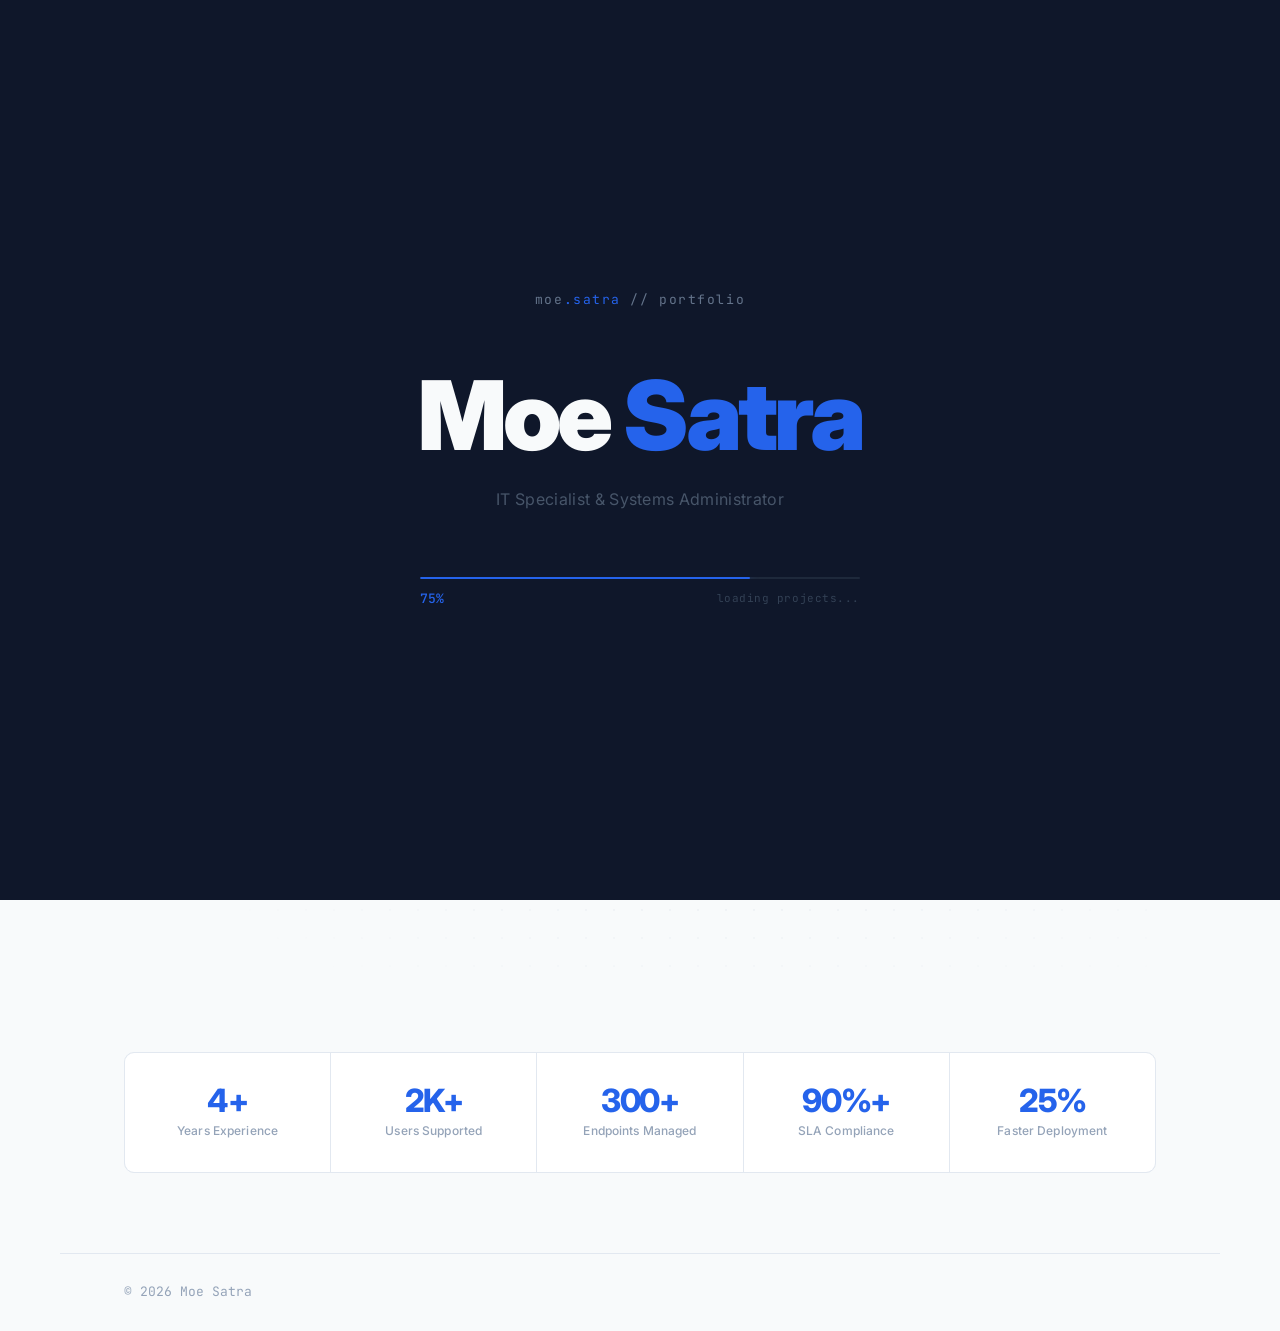
<file: index.html>
<!DOCTYPE html>
<html lang="en">
<head>
<meta charset="UTF-8">
<meta name="viewport" content="width=device-width, initial-scale=1.0">
<title>Moe Satra — IT Specialist</title>
<link rel="stylesheet" href="style.css">
<style>

/* ── LOADER ───────────────────────────────────────── */
#loader {
  position: fixed;
  inset: 0;
  z-index: 9999;
  background: #0F172A;
  display: flex;
  flex-direction: column;
  align-items: center;
  justify-content: center;
  gap: 0;
  transition: opacity 0.6s ease, visibility 0.6s ease;
}
#loader.hidden {
  opacity: 0;
  visibility: hidden;
  pointer-events: none;
}

.loader-logo {
  font-family: 'JetBrains Mono', monospace;
  font-size: 13px;
  color: #64748B;
  letter-spacing: 0.12em;
  margin-bottom: 3.5rem;
}
.loader-logo span { color: #2563EB; }

.loader-name {
  font-family: 'Inter', sans-serif;
  font-size: clamp(3rem, 8vw, 6rem);
  font-weight: 900;
  letter-spacing: -0.04em;
  color: #F8FAFB;
  line-height: 1;
  margin-bottom: 0.25em;
}
.loader-name .blue { color: #2563EB; }

.loader-role {
  font-family: 'Inter', sans-serif;
  font-size: 1rem;
  font-weight: 400;
  color: #475569;
  letter-spacing: 0.02em;
  margin-bottom: 4rem;
}

.loader-bar-wrap {
  width: min(440px, 80vw);
  display: flex;
  flex-direction: column;
  gap: 10px;
}
.loader-bar-track {
  width: 100%;
  height: 2px;
  background: #1E293B;
  border-radius: 2px;
  overflow: hidden;
}
.loader-bar-fill {
  height: 100%;
  width: 0%;
  background: #2563EB;
  border-radius: 2px;
  transition: width 0.05s linear;
  box-shadow: 0 0 8px rgba(37,99,235,0.6);
}
.loader-bar-meta {
  display: flex;
  justify-content: space-between;
  align-items: center;
}
.loader-pct {
  font-family: 'JetBrains Mono', monospace;
  font-size: 13px;
  color: #2563EB;
  font-weight: 500;
}
.loader-status {
  font-family: 'JetBrains Mono', monospace;
  font-size: 11px;
  color: #334155;
  letter-spacing: 0.05em;
}

/* ── HERO ─────────────────────────────────────────── */
.hero-wrap {
  min-height: calc(100vh - 68px);
  display: flex;
  flex-direction: column;
  justify-content: center;
  position: relative;
  padding: 80px 0 60px;
}
.dot-grid {
  position: absolute;
  inset: 0;
  background-image: radial-gradient(circle, #CBD5E1 1px, transparent 1px);
  background-size: 28px 28px;
  mask-image: radial-gradient(ellipse 80% 70% at 60% 40%, black 30%, transparent 100%);
  -webkit-mask-image: radial-gradient(ellipse 80% 70% at 60% 40%, black 30%, transparent 100%);
  opacity: 0.5;
  pointer-events: none;
}
.hero-status {
  display: inline-flex;
  align-items: center;
  gap: 8px;
  font-size: 13px;
  font-weight: 500;
  color: var(--ink-3);
  background: var(--bg-card);
  border: 1px solid var(--border);
  padding: 6px 14px;
  border-radius: 100px;
  margin-bottom: 2.25rem;
  width: fit-content;
  box-shadow: var(--shadow);
}
.status-dot {
  width: 7px; height: 7px;
  border-radius: 50%;
  background: #22C55E;
  box-shadow: 0 0 0 2px #DCFCE7;
  animation: pulse-green 2s ease-in-out infinite;
}
@keyframes pulse-green {
  0%, 100% { box-shadow: 0 0 0 2px #DCFCE7; }
  50% { box-shadow: 0 0 0 4px #DCFCE7; }
}
.hero-name {
  font-size: clamp(4rem, 10vw, 7.5rem);
  font-weight: 900;
  letter-spacing: -0.04em;
  line-height: 0.95;
  color: var(--ink);
  margin-bottom: 0.35em;
}
.hero-name .blue { color: var(--blue); }
.hero-role {
  font-size: clamp(1.2rem, 2.5vw, 1.6rem);
  font-weight: 400;
  color: var(--ink-3);
  letter-spacing: -0.02em;
  margin-bottom: 2rem;
}
.hero-role strong { color: var(--ink-2); font-weight: 600; }
.hero-desc {
  font-size: 1.05rem;
  color: var(--ink-3);
  max-width: 540px;
  line-height: 1.75;
  margin-bottom: 2.5rem;
}
.hero-certs {
  display: flex;
  flex-wrap: wrap;
  gap: 8px;
  margin-bottom: 2.75rem;
}
.cert-chip {
  font-family: var(--font-mono);
  font-size: 11px;
  font-weight: 500;
  color: var(--ink-3);
  background: var(--bg-subtle);
  border: 1px solid var(--border);
  padding: 5px 12px;
  border-radius: 6px;
  letter-spacing: 0.03em;
}
.hero-actions { display: flex; gap: 12px; flex-wrap: wrap; }

/* STATS */
.stats-row {
  display: grid;
  grid-template-columns: repeat(5, 1fr);
  gap: 1px;
  background: var(--border);
  border: 1px solid var(--border);
  border-radius: var(--radius);
  overflow: hidden;
  margin-top: 5rem;
}
.stat-cell { background: var(--bg-card); padding: 2rem 1.5rem; text-align: center; }
.stat-num { font-size: 2rem; font-weight: 800; letter-spacing: -0.04em; color: var(--blue); line-height: 1; margin-bottom: 6px; }
.stat-lbl { font-size: 12px; color: var(--ink-4); font-weight: 500; letter-spacing: 0.01em; line-height: 1.4; }

@media (max-width: 760px) { .stats-row { grid-template-columns: repeat(3, 1fr); } }
@media (max-width: 480px) { .stats-row { grid-template-columns: repeat(2, 1fr); } }
</style>
</head>
<body>

<!-- LOADER -->
<div id="loader">
  <div class="loader-logo">moe<span>.satra</span> // portfolio</div>
  <div class="loader-name">Moe <span class="blue">Satra</span></div>
  <div class="loader-role">IT Specialist &amp; Systems Administrator</div>
  <div class="loader-bar-wrap">
    <div class="loader-bar-track">
      <div class="loader-bar-fill" id="barFill"></div>
    </div>
    <div class="loader-bar-meta">
      <span class="loader-pct" id="pctText">0%</span>
      <span class="loader-status" id="statusText">initializing...</span>
    </div>
  </div>
</div>

<nav>
  <a href="index.html" class="nav-logo">moe.satra</a>
  <ul class="nav-links">
    <li><a href="index.html" class="active">Home</a></li>
    <li><a href="about.html">About</a></li>
    <li><a href="experience.html">Experience</a></li>
    <li><a href="projects.html">Projects</a></li>
    <li><a href="skills.html">Skills</a></li>
    <li><a href="contact.html">Contact</a></li>
  </ul>
</nav>

<div class="page">
  <div class="page-inner">
    <div class="hero-wrap">
      <div class="dot-grid"></div>
      <div class="hero-status">
        <span class="status-dot"></span>
        Open to IT &amp; Sysadmin roles · Toronto, ON
      </div>
      <h1 class="hero-name">Moe<br><span class="blue">Satra.</span></h1>
      <p class="hero-role"><strong>IT Specialist</strong> &amp; Systems Administrator</p>
      <p class="hero-desc">4+ years managing enterprise infrastructure across a multi-site university — endpoint management, M365 administration, and building tools that keep 2,000+ users running.</p>
      <div class="hero-certs">
        <span class="cert-chip">MD-102 · Endpoint Management</span>
        <span class="cert-chip">SC-900 · Security &amp; Identity</span>
        <span class="cert-chip">B.Sc. Computer Science (Honours)</span>
      </div>
      <div class="hero-actions">
        <a href="about.html" class="btn btn-primary">About Me</a>
        <a href="projects.html" class="btn btn-ghost">View Projects</a>
        <a href="contact.html" class="btn btn-ghost">Contact</a>
      </div>
    </div>

    <div class="stats-row">
      <div class="stat-cell"><div class="stat-num">4+</div><div class="stat-lbl">Years Experience</div></div>
      <div class="stat-cell"><div class="stat-num">2K+</div><div class="stat-lbl">Users Supported</div></div>
      <div class="stat-cell"><div class="stat-num">300+</div><div class="stat-lbl">Endpoints Managed</div></div>
      <div class="stat-cell"><div class="stat-num">90%+</div><div class="stat-lbl">SLA Compliance</div></div>
      <div class="stat-cell"><div class="stat-num">25%</div><div class="stat-lbl">Faster Deployment</div></div>
    </div>
  </div>
</div>

<footer>
  <p>© 2026 Moe Satra</p>

</footer>

<script>
  const stages = [
    { to: 15,  label: 'loading assets...',     dur: 300 },
    { to: 35,  label: 'building interface...',  dur: 400 },
    { to: 58,  label: 'fetching experience...', dur: 450 },
    { to: 75,  label: 'loading projects...',    dur: 350 },
    { to: 90,  label: 'finalising...',          dur: 300 },
    { to: 100, label: 'ready.',                 dur: 250 },
  ];

  const barFill   = document.getElementById('barFill');
  const pctText   = document.getElementById('pctText');
  const statusText = document.getElementById('statusText');
  const loader    = document.getElementById('loader');

  let current = 0;

  function animateTo(target, label, duration) {
    return new Promise(resolve => {
      statusText.textContent = label;
      const start = current;
      const startTime = performance.now();

      function tick(now) {
        const elapsed = now - startTime;
        const progress = Math.min(elapsed / duration, 1);
        const eased = 1 - Math.pow(1 - progress, 3); // ease-out cubic
        const value = Math.round(start + (target - start) * eased);
        current = value;
        barFill.style.width = value + '%';
        pctText.textContent = value + '%';
        if (progress < 1) {
          requestAnimationFrame(tick);
        } else {
          current = target;
          resolve();
        }
      }
      requestAnimationFrame(tick);
    });
  }

  async function runLoader() {
    // small pause before starting
    await new Promise(r => setTimeout(r, 300));
    for (const stage of stages) {
      await animateTo(stage.to, stage.label, stage.dur);
      await new Promise(r => setTimeout(r, 80));
    }
    // hold at 100% briefly then fade out
    await new Promise(r => setTimeout(r, 420));
    loader.classList.add('hidden');
  }

  runLoader();
</script>
</body>
</html>
</file>
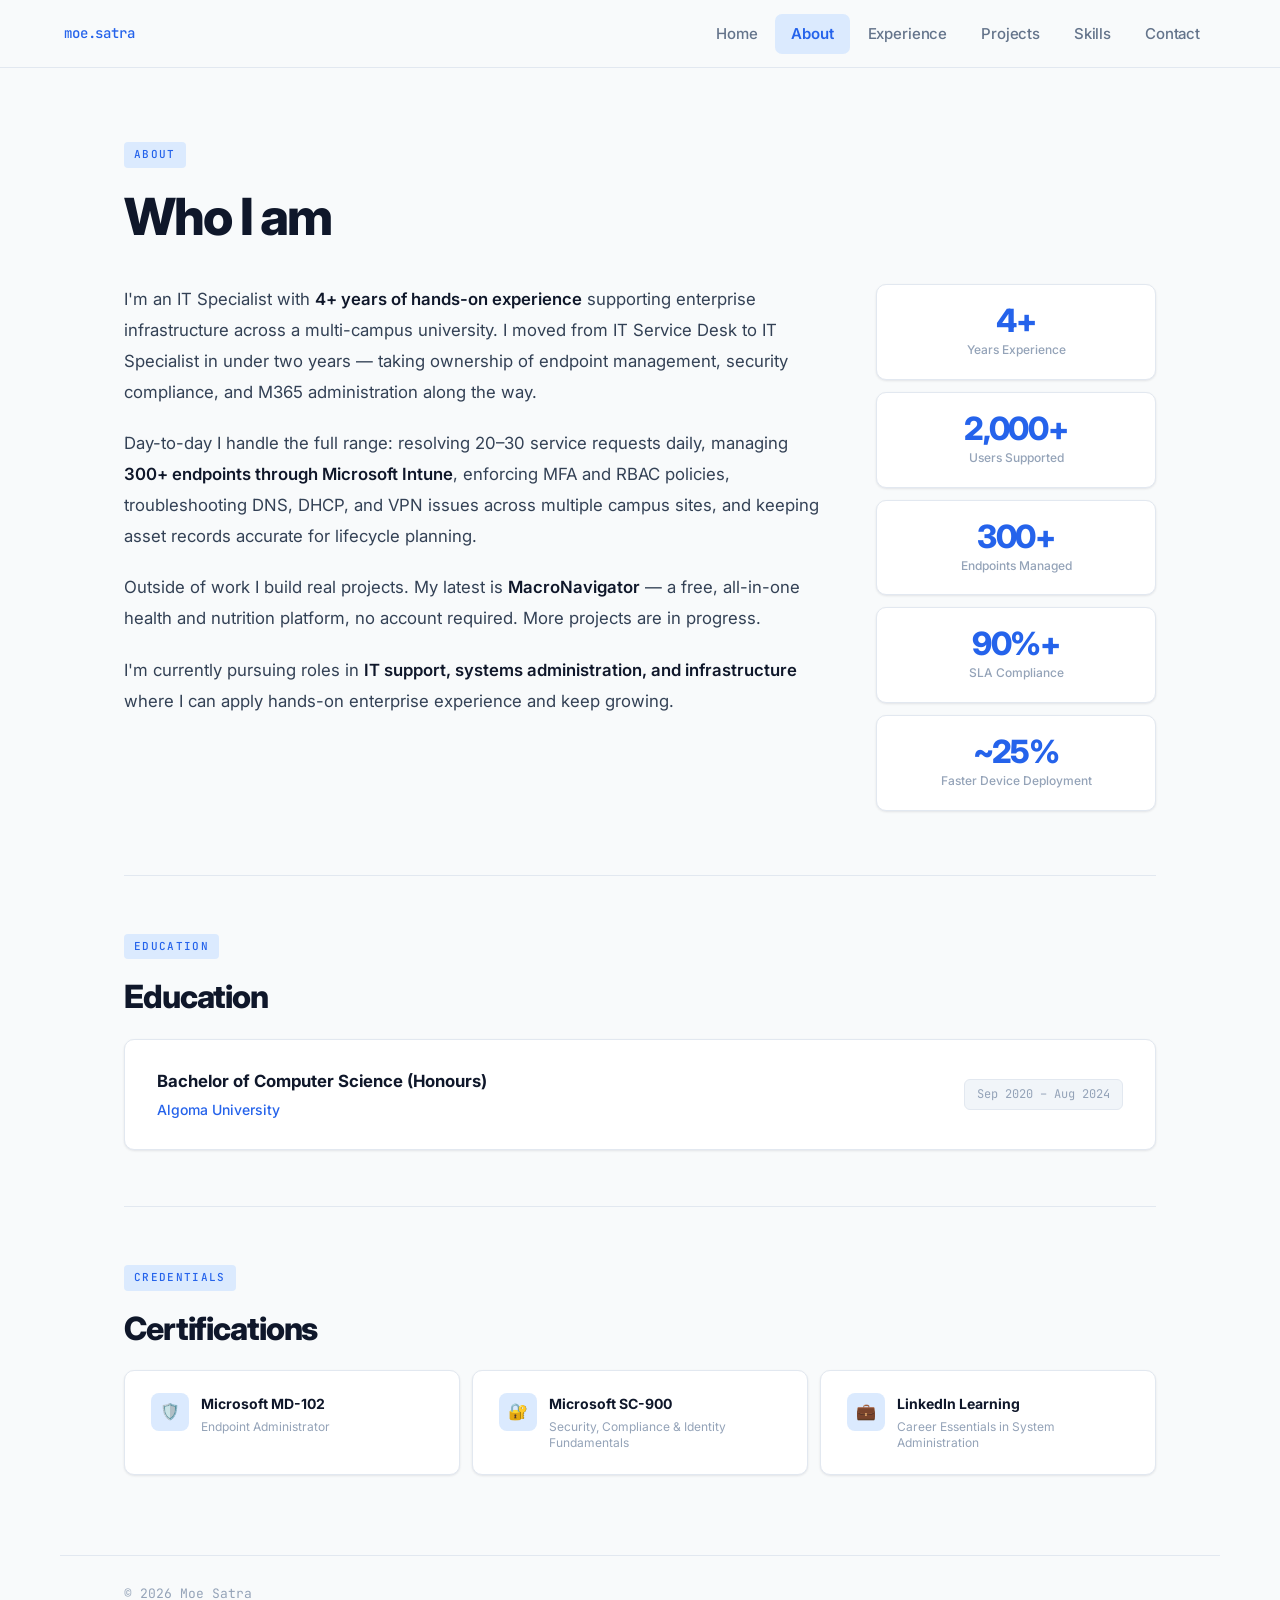
<file: about.html>
<!DOCTYPE html>
<html lang="en">
<head>
<meta charset="UTF-8">
<meta name="viewport" content="width=device-width, initial-scale=1.0">
<title>About — Moe Satra</title>
<link rel="stylesheet" href="style.css">
<style>
.about-grid {
  display: grid;
  grid-template-columns: 1fr 280px;
  gap: 3rem;
  align-items: start;
  margin-bottom: 4rem;
}
.summary p {
  font-size: 1.05rem;
  color: var(--ink-2);
  line-height: 1.85;
  margin-bottom: 1.25rem;
}
.summary p:last-child { margin-bottom: 0; }
.summary strong { color: var(--ink); font-weight: 600; }

.metrics-stack { display: flex; flex-direction: column; gap: 12px; }
.metric-card {
  background: var(--bg-card);
  border: 1px solid var(--border);
  border-radius: var(--radius);
  padding: 1.25rem 1.5rem;
  box-shadow: var(--shadow);
  text-align: center;
  transition: box-shadow 0.15s, border-color 0.15s;
}
.metric-card:hover { box-shadow: var(--shadow-md); border-color: var(--blue-light); }
.metric-num {
  font-size: 2rem;
  font-weight: 800;
  letter-spacing: -0.04em;
  color: var(--blue);
  line-height: 1;
  margin-bottom: 5px;
}
.metric-lbl {
  font-size: 12px;
  color: var(--ink-4);
  font-weight: 500;
  line-height: 1.4;
}

.section-sep {
  border: none;
  border-top: 1px solid var(--border);
  margin: 3.5rem 0;
}

.edu-card {
  background: var(--bg-card);
  border: 1px solid var(--border);
  border-radius: var(--radius);
  padding: 1.75rem 2rem;
  display: flex;
  justify-content: space-between;
  align-items: center;
  flex-wrap: wrap;
  gap: 1rem;
  box-shadow: var(--shadow);
  margin-bottom: 1rem;
}
.edu-left {}
.edu-deg { font-size: 1.05rem; font-weight: 700; color: var(--ink); margin-bottom: 4px; }
.edu-school { font-size: 14px; color: var(--blue); font-weight: 500; }
.edu-dates {
  font-family: var(--font-mono);
  font-size: 12px;
  color: var(--ink-4);
  white-space: nowrap;
  background: var(--bg-subtle);
  padding: 5px 12px;
  border-radius: 6px;
  border: 1px solid var(--border);
}

.certs-grid {
  display: grid;
  grid-template-columns: repeat(auto-fit, minmax(240px, 1fr));
  gap: 12px;
}
.cert-card {
  background: var(--bg-card);
  border: 1px solid var(--border);
  border-radius: var(--radius);
  padding: 1.4rem 1.6rem;
  box-shadow: var(--shadow);
  display: flex;
  align-items: flex-start;
  gap: 12px;
  transition: box-shadow 0.15s, border-color 0.15s;
}
.cert-card:hover { box-shadow: var(--shadow-md); border-color: var(--border-2); }
.cert-icon {
  width: 38px; height: 38px; flex-shrink: 0;
  background: var(--blue-light);
  border-radius: 8px;
  display: flex; align-items: center; justify-content: center;
  font-size: 16px;
}
.cert-name { font-size: 14px; font-weight: 700; color: var(--ink); margin-bottom: 3px; }
.cert-sub { font-size: 12px; color: var(--ink-4); line-height: 1.4; }

@media (max-width: 820px) {
  .about-grid { grid-template-columns: 1fr; }
  .metrics-stack { flex-direction: row; flex-wrap: wrap; }
  .metric-card { flex: 1 1 130px; }
}
</style>
</head>
<body>
<nav>
  <a href="index.html" class="nav-logo">moe.satra</a>
  <ul class="nav-links">
    <li><a href="index.html">Home</a></li>
    <li><a href="about.html" class="active">About</a></li>
    <li><a href="experience.html">Experience</a></li>
    <li><a href="projects.html">Projects</a></li>
    <li><a href="skills.html">Skills</a></li>
    <li><a href="contact.html">Contact</a></li>
  </ul>
</nav>

<div class="page">
  <div class="page-inner">
    <div class="eyebrow">About</div>
    <h1 class="page-title">Who I am</h1>

    <div class="about-grid">
      <div class="summary">
        <p>I'm an IT Specialist with <strong>4+ years of hands-on experience</strong> supporting enterprise infrastructure across a multi-campus university. I moved from IT Service Desk to IT Specialist in under two years — taking ownership of endpoint management, security compliance, and M365 administration along the way.</p>
        <p>Day-to-day I handle the full range: resolving 20–30 service requests daily, managing <strong>300+ endpoints through Microsoft Intune</strong>, enforcing MFA and RBAC policies, troubleshooting DNS, DHCP, and VPN issues across multiple campus sites, and keeping asset records accurate for lifecycle planning.</p>
        <p>Outside of work I build real projects. My latest is <strong>MacroNavigator</strong> — a free, all-in-one health and nutrition platform, no account required. More projects are in progress.</p>
        <p>I'm currently pursuing roles in <strong>IT support, systems administration, and infrastructure</strong> where I can apply hands-on enterprise experience and keep growing.</p>
      </div>

      <div class="metrics-stack">
        <div class="metric-card"><div class="metric-num">4+</div><div class="metric-lbl">Years Experience</div></div>
        <div class="metric-card"><div class="metric-num">2,000+</div><div class="metric-lbl">Users Supported</div></div>
        <div class="metric-card"><div class="metric-num">300+</div><div class="metric-lbl">Endpoints Managed</div></div>
        <div class="metric-card"><div class="metric-num">90%+</div><div class="metric-lbl">SLA Compliance</div></div>
        <div class="metric-card"><div class="metric-num">~25%</div><div class="metric-lbl">Faster Device Deployment</div></div>
      </div>
    </div>

    <hr class="section-sep">

    <div class="eyebrow">Education</div>
    <h2 class="page-title" style="font-size:2rem;margin-bottom:1.5rem;">Education</h2>

    <div class="edu-card">
      <div class="edu-left">
        <div class="edu-deg">Bachelor of Computer Science (Honours)</div>
        <div class="edu-school">Algoma University</div>
      </div>
      <div class="edu-dates">Sep 2020 – Aug 2024</div>
    </div>

    <hr class="section-sep">

    <div class="eyebrow">Credentials</div>
    <h2 class="page-title" style="font-size:2rem;margin-bottom:1.5rem;">Certifications</h2>

    <div class="certs-grid">
      <div class="cert-card">
        <div class="cert-icon">🛡️</div>
        <div>
          <div class="cert-name">Microsoft MD-102</div>
          <div class="cert-sub">Endpoint Administrator</div>
        </div>
      </div>
      <div class="cert-card">
        <div class="cert-icon">🔐</div>
        <div>
          <div class="cert-name">Microsoft SC-900</div>
          <div class="cert-sub">Security, Compliance &amp; Identity Fundamentals</div>
        </div>
      </div>
      <div class="cert-card">
        <div class="cert-icon">💼</div>
        <div>
          <div class="cert-name">LinkedIn Learning</div>
          <div class="cert-sub">Career Essentials in System Administration</div>
        </div>
      </div>
    </div>
  </div>
</div>

<footer>
  <p>© 2026 Moe Satra</p>

</footer>
</body>
</html>
</file>
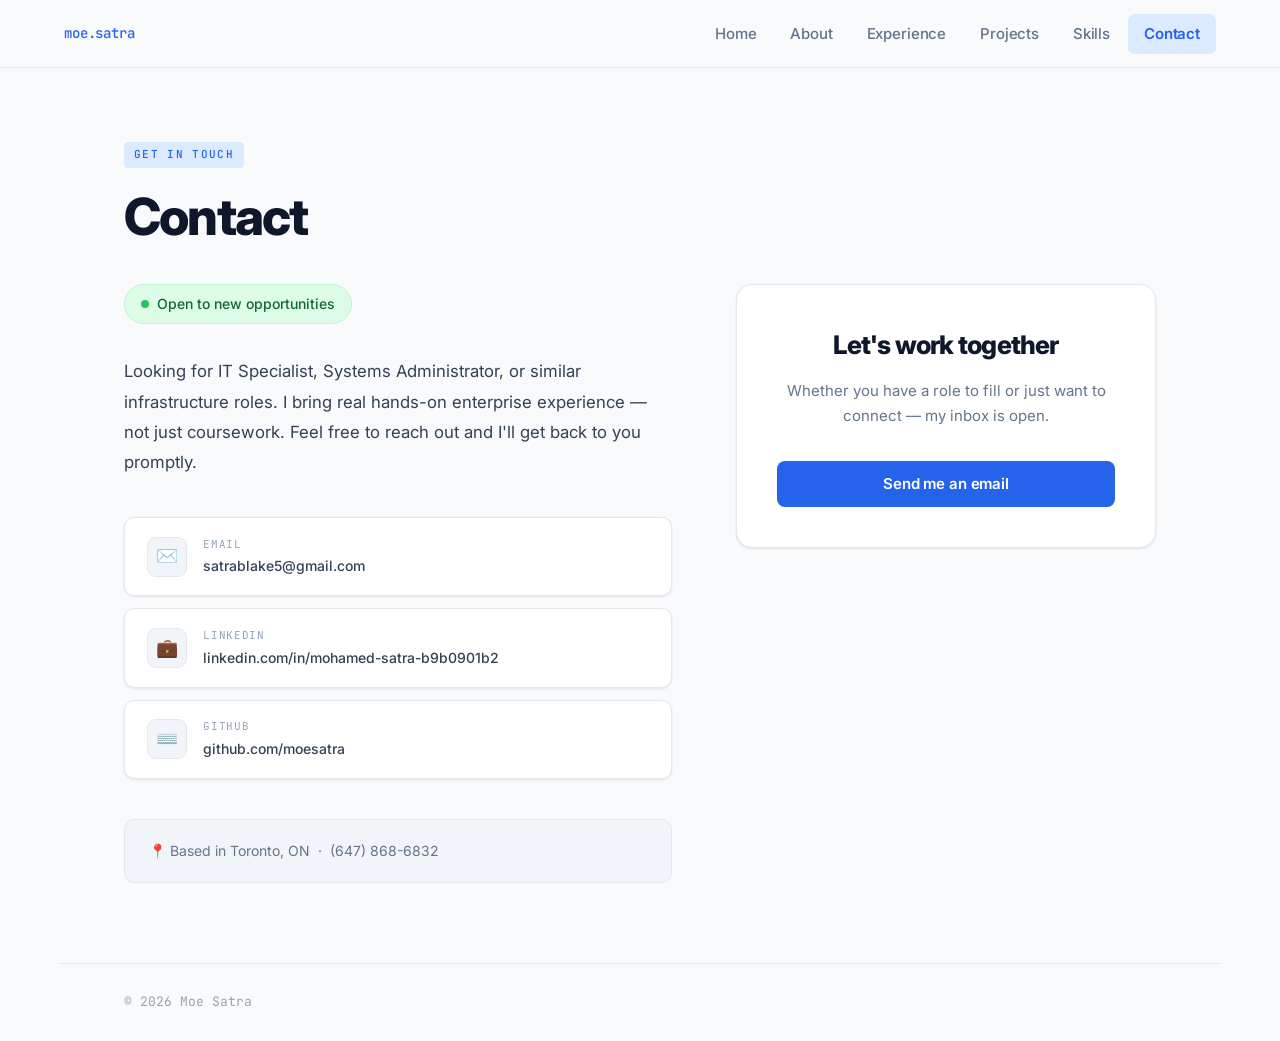
<file: contact.html>
<!DOCTYPE html>
<html lang="en">
<head>
<meta charset="UTF-8">
<meta name="viewport" content="width=device-width, initial-scale=1.0">
<title>Contact — Moe Satra</title>
<link rel="stylesheet" href="style.css">
<style>
.contact-layout {
  display: grid;
  grid-template-columns: 1fr 420px;
  gap: 4rem;
  align-items: start;
}
.contact-intro {
  font-size: 1.05rem;
  color: var(--ink-2);
  line-height: 1.8;
  margin-bottom: 2.5rem;
}
.availability-badge {
  display: inline-flex;
  align-items: center;
  gap: 8px;
  font-size: 14px;
  font-weight: 500;
  color: #166534;
  background: #DCFCE7;
  border: 1px solid #BBF7D0;
  padding: 8px 16px;
  border-radius: 100px;
  margin-bottom: 2rem;
}
.avail-dot {
  width: 8px; height: 8px;
  border-radius: 50%;
  background: #22C55E;
  animation: pulse 2s ease-in-out infinite;
}
@keyframes pulse { 0%,100%{opacity:1} 50%{opacity:0.4} }

.contact-links-list { display: flex; flex-direction: column; gap: 12px; }
.contact-link {
  display: flex;
  align-items: center;
  gap: 1rem;
  background: var(--bg-card);
  border: 1px solid var(--border);
  border-radius: var(--radius);
  padding: 1.1rem 1.4rem;
  text-decoration: none;
  box-shadow: var(--shadow);
  transition: box-shadow 0.15s, border-color 0.15s, transform 0.15s;
}
.contact-link:hover { box-shadow: var(--shadow-md); border-color: var(--blue); transform: translateX(4px); }
.contact-link-icon {
  width: 40px; height: 40px; flex-shrink: 0;
  border-radius: 9px;
  display: flex; align-items: center; justify-content: center;
  font-size: 18px;
  background: var(--bg-subtle);
  border: 1px solid var(--border);
}
.contact-link-body {}
.contact-link-label { font-size: 11px; font-family: var(--font-mono); color: var(--ink-4); letter-spacing: 0.06em; text-transform: uppercase; margin-bottom: 2px; }
.contact-link-value { font-size: 14px; font-weight: 500; color: var(--ink-2); }
.contact-link:hover .contact-link-value { color: var(--blue); }

.location-note {
  margin-top: 2.5rem;
  padding: 1.25rem 1.5rem;
  background: var(--bg-subtle);
  border: 1px solid var(--border);
  border-radius: var(--radius);
  font-size: 14px;
  color: var(--ink-3);
  display: flex;
  align-items: center;
  gap: 10px;
}

.big-cta {
  background: var(--bg-card);
  border: 1px solid var(--border);
  border-radius: 16px;
  padding: 2.5rem;
  box-shadow: var(--shadow);
  text-align: center;
}
.big-cta h2 { font-size: 1.6rem; font-weight: 800; letter-spacing: -0.03em; color: var(--ink); margin-bottom: 0.75rem; }
.big-cta p { font-size: 15px; color: var(--ink-3); line-height: 1.7; margin-bottom: 2rem; }
.big-cta .btn { width: 100%; justify-content: center; }

@media (max-width: 860px) {
  .contact-layout { grid-template-columns: 1fr; }
}
</style>
</head>
<body>
<nav>
  <a href="index.html" class="nav-logo">moe.satra</a>
  <ul class="nav-links">
    <li><a href="index.html">Home</a></li>
    <li><a href="about.html">About</a></li>
    <li><a href="experience.html">Experience</a></li>
    <li><a href="projects.html">Projects</a></li>
    <li><a href="skills.html">Skills</a></li>
    <li><a href="contact.html" class="active">Contact</a></li>
  </ul>
</nav>

<div class="page">
  <div class="page-inner">
    <div class="eyebrow">Get in Touch</div>
    <h1 class="page-title">Contact</h1>

    <div class="contact-layout">
      <div>
        <div class="availability-badge">
          <span class="avail-dot"></span>
          Open to new opportunities
        </div>

        <p class="contact-intro">Looking for IT Specialist, Systems Administrator, or similar infrastructure roles. I bring real hands-on enterprise experience — not just coursework. Feel free to reach out and I'll get back to you promptly.</p>

        <div class="contact-links-list">
          <a href="mailto:satrablake5@gmail.com" class="contact-link">
            <div class="contact-link-icon">✉️</div>
            <div class="contact-link-body">
              <div class="contact-link-label">Email</div>
              <div class="contact-link-value">satrablake5@gmail.com</div>
            </div>
          </a>
          <a href="https://www.linkedin.com/in/mohamed-satra-b9b0901b2/" target="_blank" class="contact-link">
            <div class="contact-link-icon">💼</div>
            <div class="contact-link-body">
              <div class="contact-link-label">LinkedIn</div>
              <div class="contact-link-value">linkedin.com/in/mohamed-satra-b9b0901b2</div>
            </div>
          </a>
          <a href="https://github.com/moesatra" target="_blank" class="contact-link">
            <div class="contact-link-icon">⌨️</div>
            <div class="contact-link-body">
              <div class="contact-link-label">GitHub</div>
              <div class="contact-link-value">github.com/moesatra</div>
            </div>
          </a>
        </div>

        <div class="location-note">
          📍 Based in Toronto, ON &nbsp;·&nbsp; (647) 868-6832
        </div>
      </div>

      <div class="big-cta">
        <h2>Let's work together</h2>
        <p>Whether you have a role to fill or just want to connect — my inbox is open.</p>
        <a href="mailto:satrablake5@gmail.com" class="btn btn-primary">Send me an email</a>
      </div>
    </div>
  </div>
</div>

<footer>
  <p>© 2026 Moe Satra</p>

</footer>
</body>
</html>
</file>
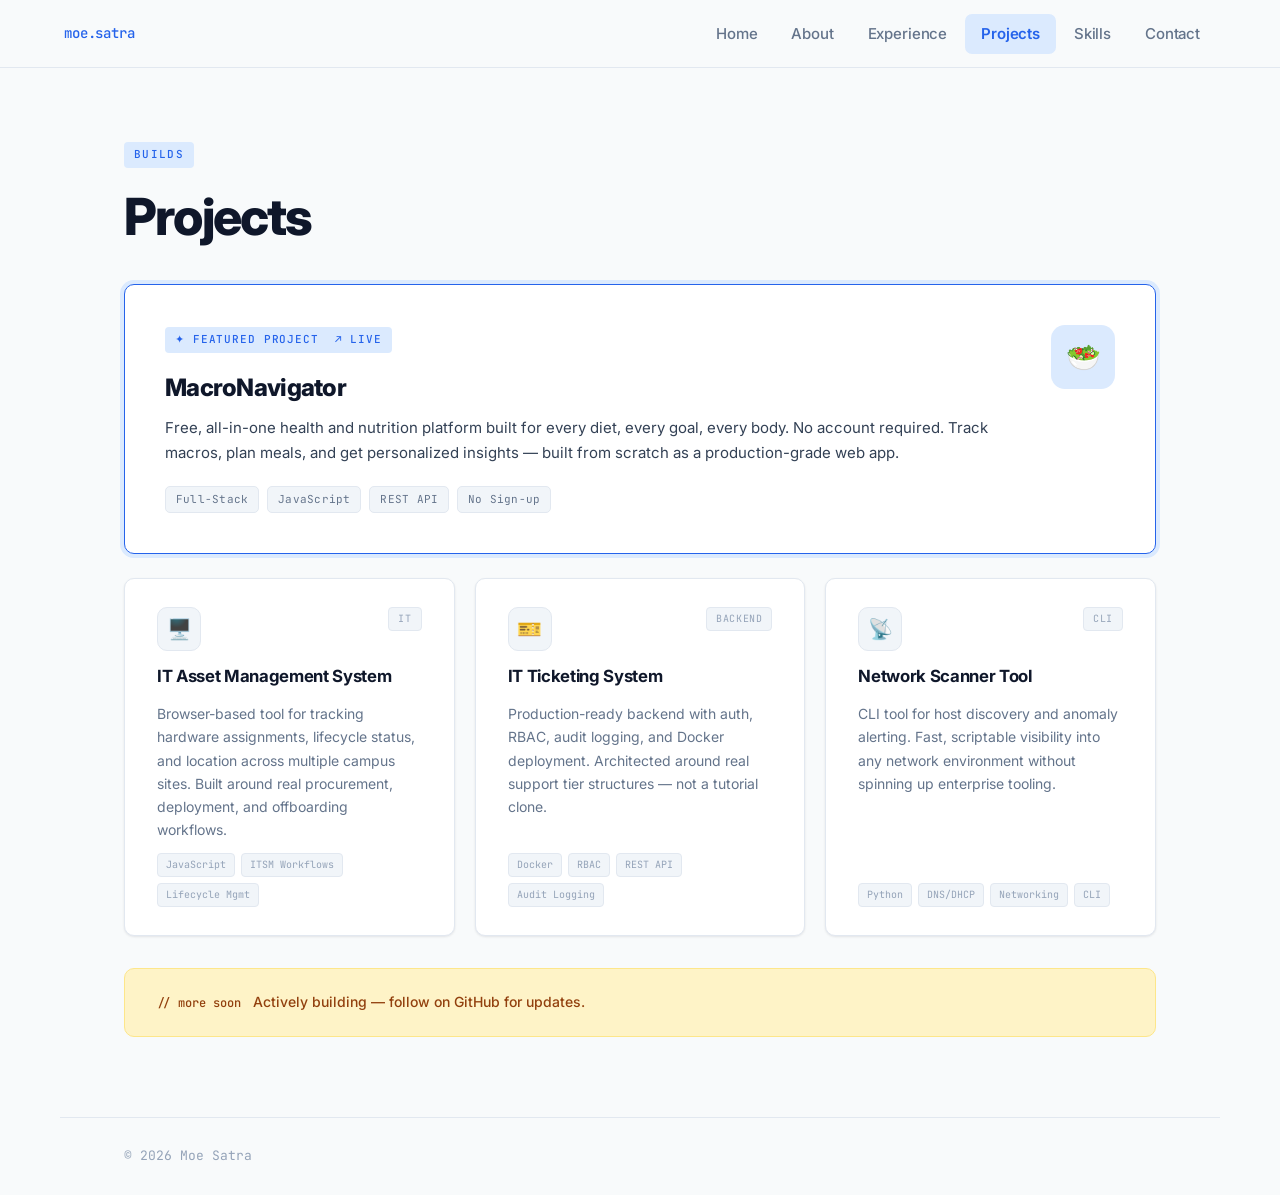
<file: projects.html>
<!DOCTYPE html>
<html lang="en">
<head>
<meta charset="UTF-8">
<meta name="viewport" content="width=device-width, initial-scale=1.0">
<title>Projects — Moe Satra</title>
<link rel="stylesheet" href="style.css">
<style>
.featured-card {
  background: var(--bg-card);
  border: 1.5px solid var(--blue);
  border-radius: var(--radius);
  padding: 2.5rem;
  box-shadow: 0 0 0 4px var(--blue-light), var(--shadow);
  margin-bottom: 1.5rem;
  display: grid;
  grid-template-columns: 1fr auto;
  gap: 2rem;
  align-items: start;
}
.featured-badge {
  font-family: var(--font-mono);
  font-size: 11px;
  font-weight: 500;
  color: var(--blue);
  background: var(--blue-light);
  padding: 4px 10px;
  border-radius: 4px;
  letter-spacing: 0.08em;
  text-transform: uppercase;
  display: inline-block;
  margin-bottom: 1rem;
}
.proj-name { font-size: 1.5rem; font-weight: 800; color: var(--ink); letter-spacing: -0.03em; margin-bottom: 0.5rem; }
.proj-desc { font-size: 15px; color: var(--ink-2); line-height: 1.7; margin-bottom: 1.25rem; }
.proj-stack { display: flex; flex-wrap: wrap; gap: 8px; }
.stack-chip {
  font-family: var(--font-mono);
  font-size: 11px;
  color: var(--ink-3);
  background: var(--bg-subtle);
  border: 1px solid var(--border);
  padding: 4px 10px;
  border-radius: 5px;
  letter-spacing: 0.02em;
}
.proj-icon {
  width: 64px; height: 64px;
  border-radius: 14px;
  background: var(--blue-light);
  display: flex; align-items: center; justify-content: center;
  font-size: 28px;
  flex-shrink: 0;
}

.projects-grid {
  display: grid;
  grid-template-columns: repeat(auto-fit, minmax(300px, 1fr));
  gap: 1.25rem;
}
.proj-card {
  background: var(--bg-card);
  border: 1px solid var(--border);
  border-radius: var(--radius);
  padding: 1.75rem 2rem;
  box-shadow: var(--shadow);
  display: flex;
  flex-direction: column;
  gap: 12px;
  transition: box-shadow 0.2s, border-color 0.2s, transform 0.15s;
}
.proj-card:hover { box-shadow: var(--shadow-md); border-color: var(--border-2); transform: translateY(-3px); }
.proj-card-top { display: flex; justify-content: space-between; align-items: flex-start; }
.proj-card-icon {
  width: 44px; height: 44px;
  border-radius: 10px;
  background: var(--bg-subtle);
  display: flex; align-items: center; justify-content: center;
  font-size: 20px;
  border: 1px solid var(--border);
}
.proj-tag {
  font-family: var(--font-mono);
  font-size: 10px;
  color: var(--ink-4);
  background: var(--bg-subtle);
  border: 1px solid var(--border);
  padding: 3px 9px;
  border-radius: 4px;
  letter-spacing: 0.06em;
  text-transform: uppercase;
}
.proj-card-name { font-size: 1.05rem; font-weight: 700; color: var(--ink); letter-spacing: -0.02em; }
.proj-card-desc { font-size: 14px; color: var(--ink-3); line-height: 1.65; flex: 1; }
.proj-card-stack { display: flex; flex-wrap: wrap; gap: 6px; }
.proj-card-chip {
  font-family: var(--font-mono);
  font-size: 10px;
  color: var(--ink-4);
  background: var(--bg-subtle);
  border: 1px solid var(--border);
  padding: 3px 8px;
  border-radius: 4px;
}

.more-banner {
  margin-top: 2rem;
  padding: 1.4rem 2rem;
  background: var(--amber-light);
  border: 1px solid #FDE68A;
  border-radius: var(--radius);
  font-size: 14px;
  color: #92400E;
  font-weight: 500;
}
.more-banner span { font-family: var(--font-mono); font-size: 12px; margin-right: 8px; }

@media (max-width: 640px) {
  .featured-card { grid-template-columns: 1fr; }
}
</style>
</head>
<body>
<nav>
  <a href="index.html" class="nav-logo">moe.satra</a>
  <ul class="nav-links">
    <li><a href="index.html">Home</a></li>
    <li><a href="about.html">About</a></li>
    <li><a href="experience.html">Experience</a></li>
    <li><a href="projects.html" class="active">Projects</a></li>
    <li><a href="skills.html">Skills</a></li>
    <li><a href="contact.html">Contact</a></li>
  </ul>
</nav>

<div class="page">
  <div class="page-inner">
    <div class="eyebrow">Builds</div>
    <h1 class="page-title">Projects</h1>

    <!-- FEATURED -->
    <a href="https://macro-navigator-5ycy0ikjc-msatra12s-projects.vercel.app/" target="_blank" style="text-decoration:none;display:block;margin-bottom:1.5rem;">
    <div class="featured-card" style="margin-bottom:0;cursor:pointer;">
      <div>
        <span class="featured-badge">✦ Featured Project &nbsp;↗ Live</span>
        <div class="proj-name">MacroNavigator</div>
        <p class="proj-desc">Free, all-in-one health and nutrition platform built for every diet, every goal, every body. No account required. Track macros, plan meals, and get personalized insights — built from scratch as a production-grade web app.</p>
        <div class="proj-stack">
          <span class="stack-chip">Full-Stack</span>
          <span class="stack-chip">JavaScript</span>
          <span class="stack-chip">REST API</span>
          <span class="stack-chip">No Sign-up</span>
        </div>
      </div>
      <div class="proj-icon">🥗</div>
    </div>
    </a>

    <!-- GRID -->
    <div class="projects-grid">
      <div class="proj-card">
        <div class="proj-card-top">
          <div class="proj-card-icon">🖥️</div>
          <span class="proj-tag">IT</span>
        </div>
        <div class="proj-card-name">IT Asset Management System</div>
        <p class="proj-card-desc">Browser-based tool for tracking hardware assignments, lifecycle status, and location across multiple campus sites. Built around real procurement, deployment, and offboarding workflows.</p>
        <div class="proj-card-stack">
          <span class="proj-card-chip">JavaScript</span>
          <span class="proj-card-chip">ITSM Workflows</span>
          <span class="proj-card-chip">Lifecycle Mgmt</span>
        </div>
      </div>

      <div class="proj-card">
        <div class="proj-card-top">
          <div class="proj-card-icon">🎫</div>
          <span class="proj-tag">Backend</span>
        </div>
        <div class="proj-card-name">IT Ticketing System</div>
        <p class="proj-card-desc">Production-ready backend with auth, RBAC, audit logging, and Docker deployment. Architected around real support tier structures — not a tutorial clone.</p>
        <div class="proj-card-stack">
          <span class="proj-card-chip">Docker</span>
          <span class="proj-card-chip">RBAC</span>
          <span class="proj-card-chip">REST API</span>
          <span class="proj-card-chip">Audit Logging</span>
        </div>
      </div>

      <div class="proj-card">
        <div class="proj-card-top">
          <div class="proj-card-icon">📡</div>
          <span class="proj-tag">CLI</span>
        </div>
        <div class="proj-card-name">Network Scanner Tool</div>
        <p class="proj-card-desc">CLI tool for host discovery and anomaly alerting. Fast, scriptable visibility into any network environment without spinning up enterprise tooling.</p>
        <div class="proj-card-stack">
          <span class="proj-card-chip">Python</span>
          <span class="proj-card-chip">DNS/DHCP</span>
          <span class="proj-card-chip">Networking</span>
          <span class="proj-card-chip">CLI</span>
        </div>
      </div>
    </div>

    <div class="more-banner">
      <span>// more soon</span> Actively building — follow on GitHub for updates.
    </div>
  </div>
</div>

<footer>
  <p>© 2026 Moe Satra</p>

</footer>
</body>
</html>
</file>
<file: style.css>
@import url('https://fonts.googleapis.com/css2?family=Inter:wght@300;400;500;600;700;800;900&family=JetBrains+Mono:wght@400;500&display=swap');

*, *::before, *::after { box-sizing: border-box; margin: 0; padding: 0; }

:root {
  --bg:        #F8FAFB;
  --bg-card:   #FFFFFF;
  --bg-subtle: #F1F5F9;
  --ink:       #0F172A;
  --ink-2:     #334155;
  --ink-3:     #64748B;
  --ink-4:     #94A3B8;
  --blue:      #2563EB;
  --blue-light:#DBEAFE;
  --amber:     #F59E0B;
  --amber-light:#FEF3C7;
  --border:    #E2E8F0;
  --border-2:  #CBD5E1;
  --font-sans: 'Inter', sans-serif;
  --font-mono: 'JetBrains Mono', monospace;
  --radius:    10px;
  --shadow:    0 1px 3px rgba(15,23,42,0.06), 0 1px 2px rgba(15,23,42,0.04);
  --shadow-md: 0 4px 16px rgba(15,23,42,0.08), 0 2px 6px rgba(15,23,42,0.05);
}

html { scroll-behavior: smooth; }

body {
  background: var(--bg);
  color: var(--ink);
  font-family: var(--font-sans);
  font-size: 16px;
  line-height: 1.6;
  -webkit-font-smoothing: antialiased;
  overflow-x: hidden;
}

/* ── NAV ─────────────────────────────────────────── */
nav {
  position: fixed;
  top: 0; left: 0; right: 0;
  z-index: 100;
  display: flex;
  justify-content: space-between;
  align-items: center;
  padding: 0 5vw;
  height: 68px;
  background: rgba(248,250,251,0.92);
  backdrop-filter: blur(12px);
  border-bottom: 1px solid var(--border);
}
.nav-logo {
  font-family: var(--font-mono);
  font-size: 14px;
  font-weight: 500;
  color: var(--blue);
  text-decoration: none;
  letter-spacing: -0.01em;
}
.nav-links {
  display: flex;
  gap: 2px;
  list-style: none;
}
.nav-links a {
  display: block;
  font-size: 15px;
  font-weight: 500;
  color: var(--ink-3);
  text-decoration: none;
  padding: 8px 16px;
  border-radius: 7px;
  transition: color 0.15s, background 0.15s;
  letter-spacing: -0.01em;
}
.nav-links a:hover { color: var(--ink); background: var(--bg-subtle); }
.nav-links a.active { color: var(--blue); background: var(--blue-light); font-weight: 600; }

/* ── PAGE ─────────────────────────────────────────── */
.page {
  padding: 68px 5vw 0;
  max-width: 1160px;
  margin: 0 auto;
}
.page-inner {
  padding-top: 72px;
  padding-bottom: 80px;
}

/* ── SECTION LABELS ───────────────────────────────── */
.eyebrow {
  display: inline-block;
  font-family: var(--font-mono);
  font-size: 11px;
  font-weight: 500;
  color: var(--blue);
  letter-spacing: 0.12em;
  text-transform: uppercase;
  background: var(--blue-light);
  padding: 4px 10px;
  border-radius: 4px;
  margin-bottom: 1.25rem;
}
.page-title {
  font-size: clamp(2.2rem, 4.5vw, 3.2rem);
  font-weight: 800;
  letter-spacing: -0.035em;
  color: var(--ink);
  line-height: 1.1;
  margin-bottom: 2.5rem;
}

/* ── CARDS ────────────────────────────────────────── */
.card {
  background: var(--bg-card);
  border: 1px solid var(--border);
  border-radius: var(--radius);
  padding: 2rem 2.25rem;
  box-shadow: var(--shadow);
  transition: box-shadow 0.2s, border-color 0.2s, transform 0.15s;
}
.card:hover {
  box-shadow: var(--shadow-md);
  border-color: var(--border-2);
  transform: translateY(-2px);
}

/* ── BUTTONS ──────────────────────────────────────── */
.btn {
  display: inline-flex;
  align-items: center;
  gap: 8px;
  padding: 11px 22px;
  font-family: var(--font-sans);
  font-size: 15px;
  font-weight: 600;
  border-radius: 8px;
  text-decoration: none;
  transition: all 0.15s;
  letter-spacing: -0.01em;
  cursor: pointer;
  border: none;
}
.btn-primary { background: var(--blue); color: #fff; }
.btn-primary:hover { background: #1d4ed8; transform: translateY(-1px); box-shadow: 0 4px 12px rgba(37,99,235,0.3); }
.btn-ghost { background: transparent; color: var(--ink-2); border: 1.5px solid var(--border-2); }
.btn-ghost:hover { border-color: var(--blue); color: var(--blue); background: var(--blue-light); }

/* ── FOOTER ───────────────────────────────────────── */
footer {
  border-top: 1px solid var(--border);
  padding: 28px 5vw;
  display: flex;
  justify-content: space-between;
  align-items: center;
  flex-wrap: wrap;
  gap: 1rem;
  max-width: 1160px;
  margin: 0 auto;
}
footer p {
  font-size: 13px;
  color: var(--ink-4);
  font-family: var(--font-mono);
}

@media (max-width: 768px) {
  .nav-links a { font-size: 13px; padding: 7px 10px; }
  .page-inner { padding-top: 52px; padding-bottom: 52px; }
}
@media (max-width: 560px) {
  .nav-links a { font-size: 12px; padding: 6px 8px; letter-spacing: 0; }
}
</file>
